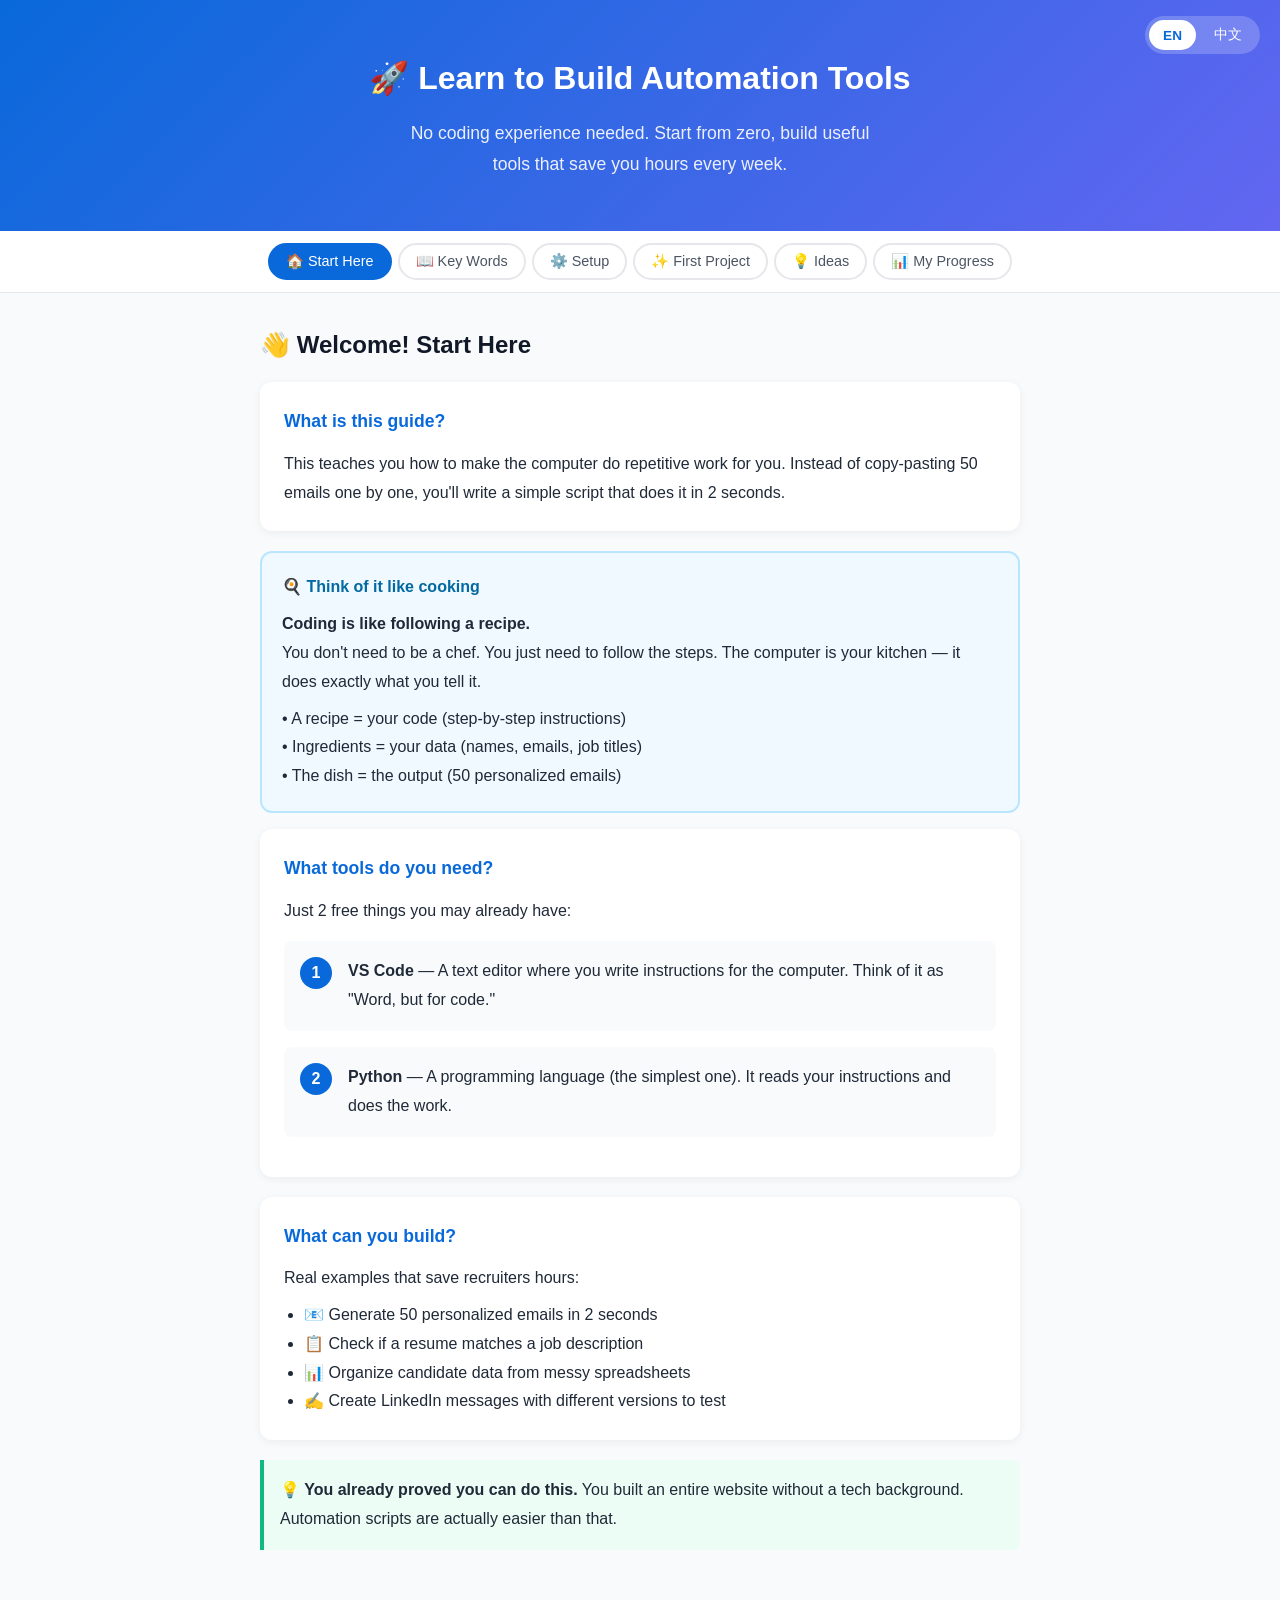
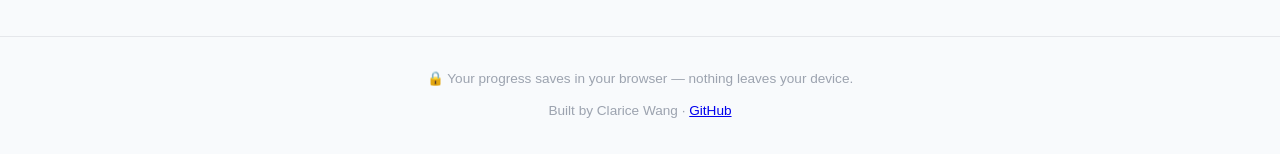
<file: index.html>
<!DOCTYPE html>
<html lang="en">
<head>
    <meta charset="UTF-8">
    <meta name="viewport" content="width=device-width, initial-scale=1.0">
    <title>Learn to Build Automation Tools</title>
    <style>
        * { box-sizing: border-box; margin: 0; padding: 0; }
        body { font-family: -apple-system, BlinkMacSystemFont, 'Segoe UI', sans-serif; line-height: 1.8; color: #1f2937; background: #f8fafc; }
        
        .header { background: linear-gradient(135deg, #0969da 0%, #6366f1 100%); color: white; padding: 50px 20px; text-align: center; position: relative; }
        .header h1 { font-size: 2rem; margin-bottom: 10px; }
        .header p { opacity: 0.9; font-size: 1.1rem; max-width: 500px; margin: 0 auto; }
        
        .lang-switch { position: absolute; top: 16px; right: 20px; display: flex; gap: 4px; background: rgba(255,255,255,0.2); border-radius: 20px; padding: 4px; }
        .lang-btn { border: none; padding: 6px 14px; border-radius: 16px; cursor: pointer; font-size: 0.85rem; background: transparent; color: white; transition: all 0.2s; }
        .lang-btn.active { background: white; color: #0969da; font-weight: 600; }
        
        .nav { background: white; border-bottom: 1px solid #e5e7eb; padding: 12px 20px; position: sticky; top: 0; z-index: 100; overflow-x: auto; }
        .nav-inner { max-width: 800px; margin: 0 auto; display: flex; gap: 6px; flex-wrap: wrap; justify-content: center; }
        .nav button { background: none; border: 2px solid #e5e7eb; padding: 8px 16px; border-radius: 20px; cursor: pointer; font-size: 0.9rem; color: #4b5563; transition: all 0.2s; white-space: nowrap; }
        .nav button:hover { border-color: #0969da; color: #0969da; }
        .nav button.active { background: #0969da; color: white; border-color: #0969da; }
        
        .container { max-width: 800px; margin: 0 auto; padding: 30px 20px; }
        .section { display: none; animation: fadeIn 0.3s ease; }
        .section.active { display: block; }
        @keyframes fadeIn { from { opacity: 0; } to { opacity: 1; } }
        
        h2 { font-size: 1.5rem; margin-bottom: 16px; color: #111827; }
        
        .card { background: white; border-radius: 12px; padding: 24px; margin-bottom: 20px; box-shadow: 0 2px 8px rgba(0,0,0,0.06); }
        .card h3 { color: #0969da; margin-bottom: 12px; font-size: 1.1rem; }
        
        .explain { background: #fffbeb; border-left: 4px solid #f59e0b; padding: 16px; border-radius: 0 8px 8px 0; margin: 16px 0; font-size: 0.95rem; }
        .explain strong { color: #92400e; }
        
        .tip { background: #ecfdf5; border-left: 4px solid #10b981; padding: 16px; border-radius: 0 8px 8px 0; margin: 16px 0; }
        
        .step { display: flex; gap: 16px; align-items: flex-start; margin: 16px 0; padding: 16px; background: #f8fafc; border-radius: 8px; }
        .step-num { background: #0969da; color: white; width: 32px; height: 32px; border-radius: 50%; display: flex; align-items: center; justify-content: center; font-weight: bold; flex-shrink: 0; }
        .step-content { flex: 1; }
        .step-content p { margin: 0; }

        .analogy { background: #f0f9ff; border: 2px solid #bae6fd; border-radius: 12px; padding: 20px; margin: 16px 0; }
        .analogy h4 { color: #0369a1; margin-bottom: 8px; }
        
        pre { background: #1e293b; color: #e2e8f0; padding: 16px; border-radius: 8px; overflow-x: auto; margin: 12px 0; font-size: 0.9rem; font-family: Consolas, monospace; }
        .inline-code { background: #f1f5f9; padding: 2px 8px; border-radius: 4px; font-family: Consolas, monospace; font-size: 0.9em; }
        
        .progress-bar { background: #e5e7eb; border-radius: 99px; height: 10px; margin: 12px 0; overflow: hidden; }
        .progress-fill { background: linear-gradient(90deg, #10b981, #06b6d4); height: 100%; border-radius: 99px; transition: width 0.5s; }
        
        .checklist { list-style: none; padding: 0; }
        .checklist li { padding: 12px; border-bottom: 1px solid #f3f4f6; display: flex; align-items: center; gap: 12px; }
        .checklist input { width: 20px; height: 20px; accent-color: #10b981; cursor: pointer; }
        .checklist label { cursor: pointer; font-size: 0.95rem; }
        .checklist .done { text-decoration: line-through; color: #9ca3af; }
        
        .vocab { display: grid; grid-template-columns: auto 1fr; gap: 8px 16px; margin: 12px 0; }
        .vocab dt { font-weight: 600; color: #0969da; }
        .vocab dd { color: #4b5563; }
        
        .try-box { background: #eff6ff; border: 2px dashed #93c5fd; border-radius: 12px; padding: 20px; margin: 16px 0; }
        .try-box h4 { color: #1d4ed8; margin-bottom: 8px; }
        
        .footer { text-align: center; padding: 30px 20px; color: #9ca3af; font-size: 0.85rem; border-top: 1px solid #e5e7eb; margin-top: 40px; }
        
        @media (max-width: 640px) {
            .header h1 { font-size: 1.5rem; }
            .nav-inner { justify-content: flex-start; flex-wrap: nowrap; }
            .step { flex-direction: column; gap: 8px; }
            .lang-switch { position: static; margin-top: 12px; justify-content: center; }
            .header { padding-bottom: 20px; }
        }
    </style>
</head>
<body>

<div class="header">
    <div class="lang-switch">
        <button class="lang-btn active" onclick="switchLang('en')">EN</button>
        <button class="lang-btn" onclick="switchLang('zh')">中文</button>
    </div>
    <h1 data-en="🚀 Learn to Build Automation Tools" data-zh="🚀 學習打造自動化工具"></h1>
    <p data-en="No coding experience needed. Start from zero, build useful tools that save you hours every week." data-zh="不需要任何程式經驗。從零開始，打造每週幫你省下數小時的實用工具。"></p>
</div>

<div class="nav">
    <div class="nav-inner">
        <button class="active" onclick="showSection('start')" data-en="🏠 Start Here" data-zh="🏠 從這開始"></button>
        <button onclick="showSection('vocab')" data-en="📖 Key Words" data-zh="📖 關鍵字"></button>
        <button onclick="showSection('setup')" data-en="⚙️ Setup" data-zh="⚙️ 安裝設定"></button>
        <button onclick="showSection('first')" data-en="✨ First Project" data-zh="✨ 第一個專案"></button>
        <button onclick="showSection('ideas')" data-en="💡 Ideas" data-zh="💡 點子"></button>
        <button onclick="showSection('progress')" data-en="📊 My Progress" data-zh="📊 我的進度"></button>
    </div>
</div>

<div class="container">

    <!-- START HERE -->
    <div id="start" class="section active">
        <h2 data-en="👋 Welcome! Start Here" data-zh="👋 歡迎！從這裡開始"></h2>
        
        <div class="card">
            <h3 data-en="What is this guide?" data-zh="這個指南是什麼？"></h3>
            <p data-en="This teaches you how to make the computer do repetitive work for you. Instead of copy-pasting 50 emails one by one, you'll write a simple script that does it in 2 seconds." data-zh="這個指南教你如何讓電腦替你做重複的工作。不用一封一封複製貼上 50 封信，你只要寫一個簡單的腳本，2 秒鐘全部搞定。"></p>
        </div>

        <div class="analogy">
            <h4 data-en="🍳 Think of it like cooking" data-zh="🍳 把它想像成做菜"></h4>
            <p><strong data-en="Coding is like following a recipe." data-zh="寫程式就像照著食譜做菜。"></strong></p>
            <p data-en="You don't need to be a chef. You just need to follow the steps. The computer is your kitchen — it does exactly what you tell it." data-zh="你不需要是大廚。只要照著步驟做就好。電腦就是你的廚房 — 你叫它做什麼，它就做什麼。"></p>
            <p style="margin-top: 8px;">
                <span data-en="• A recipe = your code (step-by-step instructions)" data-zh="• 食譜 = 你的程式碼（一步一步的指令）"></span><br>
                <span data-en="• Ingredients = your data (names, emails, job titles)" data-zh="• 食材 = 你的資料（姓名、信箱、職稱）"></span><br>
                <span data-en="• The dish = the output (50 personalized emails)" data-zh="• 成品 = 輸出結果（50 封客製化信件）"></span>
            </p>
        </div>

        <div class="card">
            <h3 data-en="What tools do you need?" data-zh="你需要什麼工具？"></h3>
            <p data-en="Just 2 free things you may already have:" data-zh="只需要 2 個免費工具（你可能已經有了）："></p>
            <div class="step">
                <div class="step-num">1</div>
                <div class="step-content">
                    <p><strong>VS Code</strong> — <span data-en="A text editor where you write instructions for the computer. Think of it as &quot;Word, but for code.&quot;" data-zh="一個文字編輯器，用來寫指令給電腦。把它想成「寫程式用的 Word」。"></span></p>
                </div>
            </div>
            <div class="step">
                <div class="step-num">2</div>
                <div class="step-content">
                    <p><strong>Python</strong> — <span data-en="A programming language (the simplest one). It reads your instructions and does the work." data-zh="一種程式語言（最簡單的那種）。它讀取你的指令然後執行工作。"></span></p>
                </div>
            </div>
        </div>

        <div class="card">
            <h3 data-en="What can you build?" data-zh="你可以做出什麼？"></h3>
            <p data-en="Real examples that save recruiters hours:" data-zh="能幫招募人員省下大把時間的真實案例："></p>
            <ul style="padding-left: 20px; margin-top: 8px;">
                <li data-en="📧 Generate 50 personalized emails in 2 seconds" data-zh="📧 2 秒鐘產生 50 封客製化信件"></li>
                <li data-en="📋 Check if a resume matches a job description" data-zh="📋 檢查履歷是否符合職位描述"></li>
                <li data-en="📊 Organize candidate data from messy spreadsheets" data-zh="📊 整理散亂的候選人資料表"></li>
                <li data-en="✍️ Create LinkedIn messages with different versions to test" data-zh="✍️ 產生不同版本的 LinkedIn 訊息來做 A/B 測試"></li>
            </ul>
        </div>

        <div class="tip">
            <strong data-en="💡 You already proved you can do this." data-zh="💡 你已經證明你做得到。"></strong>
            <span data-en=" You built an entire website without a tech background. Automation scripts are actually easier than that." data-zh=" 你在沒有技術背景的情況下建了一整個網站。自動化腳本其實比那個還簡單。"></span>
        </div>
    </div>

    <!-- VOCABULARY -->
    <div id="vocab" class="section">
        <h2 data-en="📖 Key Words (Plain English)" data-zh="📖 關鍵字（白話解釋）"></h2>
        <p style="margin-bottom: 16px; color: #6b7280;" data-en="Don't memorize these. Just come back here when you see a word you don't know." data-zh="不用背。看到不懂的字再回來查就好。"></p>

        <div class="card">
            <h3 data-en="The Basics" data-zh="基礎概念"></h3>
            <dl class="vocab">
                <dt>Code（程式碼）</dt>
                <dd data-en="Instructions you write for the computer. Like a recipe — step 1, step 2, step 3." data-zh="你寫給電腦的指令。就像食譜 — 步驟一、步驟二、步驟三。"></dd>
                
                <dt>Script（腳本）</dt>
                <dd data-en="A file containing code. You press &quot;Run&quot; and it does the work." data-zh="一個包含程式碼的檔案。按下「執行」它就會幫你做事。"></dd>
                
                <dt>VS Code（編輯器）</dt>
                <dd data-en="The app where you write your scripts. Like Microsoft Word, but for code." data-zh="你寫腳本的應用程式。就像 Word，但是是給程式碼用的。"></dd>
                
                <dt>Terminal（終端機）</dt>
                <dd data-en="A text-only chat with your computer. You type commands, it replies. Lives inside VS Code." data-zh="用文字跟電腦對話。你打指令，它回應。住在 VS Code 裡面。"></dd>
                
                <dt>Python（程式語言）</dt>
                <dd data-en="A programming language. The simplest one to learn. Your scripts will be in Python." data-zh="一種程式語言。最容易學的那種。你的腳本會用 Python 寫。"></dd>
                
                <dt>Variable（變數）</dt>
                <dd data-en="A container that holds information. Like a name tag — name = &quot;Sarah&quot; stores &quot;Sarah&quot; so you can use it later." data-zh="一個存放資料的容器。像名牌一樣 — name = &quot;Sarah&quot; 把「Sarah」存起來以後用。"></dd>
                
                <dt>String（字串）</dt>
                <dd data-en="Text in code. Always wrapped in quotes: &quot;Hello World&quot;" data-zh="程式碼裡的文字。永遠用引號包起來：&quot;Hello World&quot;"></dd>
                
                <dt>Function（函式）</dt>
                <dd data-en="A reusable set of instructions. Like a saved email template — define it once, use it many times." data-zh="一組可以重複使用的指令。就像儲存的信件範本 — 定義一次，用很多次。"></dd>
                
                <dt>Loop（迴圈）</dt>
                <dd data-en="Repeat something. &quot;For each candidate in my list, send an email.&quot; That's a loop." data-zh="重複做某件事。「對名單裡的每個候選人，寄一封信。」這就是迴圈。"></dd>
                
                <dt>CSV file（CSV 檔）</dt>
                <dd data-en="A spreadsheet saved as plain text. Excel can save files as .csv. Python loves reading these." data-zh="存成純文字的試算表。Excel 可以存成 .csv。Python 最愛讀這種檔案。"></dd>
            </dl>
        </div>

        <div class="card">
            <h3 data-en="Tools & Actions" data-zh="工具與操作"></h3>
            <dl class="vocab">
                <dt>Git（版本控制）</dt>
                <dd data-en="A &quot;save game&quot; system for your code. It remembers every version so you can undo mistakes." data-zh="程式碼的「遊戲存檔」系統。它記住每個版本，讓你可以復原錯誤。"></dd>
                
                <dt>GitHub（程式碼雲端）</dt>
                <dd data-en="A website that stores your code online. Like Google Drive but for code projects." data-zh="一個把程式碼存在網路上的網站。就像 Google Drive，但是給程式專案用的。"></dd>
                
                <dt>Copilot（AI 助手）</dt>
                <dd data-en="AI that writes code for you. You describe what you want in English, it writes the code. You already have it!" data-zh="幫你寫程式的 AI。你用文字描述你要什麼，它就寫出程式碼。你已經有了！"></dd>
                
                <dt>Package / Library（套件）</dt>
                <dd data-en="Code someone else already wrote that you can use for free. Like pre-made ingredients." data-zh="別人已經寫好的程式碼，你可以免費使用。就像現成的食材。"></dd>
                
                <dt>pip install（安裝指令）</dt>
                <dd data-en="The command to download a package. Like &quot;Add to cart&quot; for free code tools." data-zh="下載套件的指令。就像免費程式工具的「加入購物車」。"></dd>
                
                <dt>Bug（程式錯誤）</dt>
                <dd data-en="A mistake in your code. Everyone gets them. Google the error message to fix it." data-zh="程式碼裡的錯誤。每個人都會遇到。把錯誤訊息拿去 Google 就能修好。"></dd>
            </dl>
        </div>

        <div class="analogy">
            <h4 data-en="🏢 Office Analogy" data-zh="🏢 辦公室比喻"></h4>
            <p>
                <span data-en="VS Code = your desk" data-zh="VS Code = 你的辦公桌"></span><br>
                <span data-en="Terminal = talking to your assistant" data-zh="Terminal = 跟你的助理對話"></span><br>
                <span data-en="Python = your assistant who does the work" data-zh="Python = 幫你做事的助理"></span><br>
                <span data-en="Script = the task list you give your assistant" data-zh="Script = 你給助理的任務清單"></span><br>
                <span data-en="Git = filing cabinet (saves everything)" data-zh="Git = 檔案櫃（保存所有東西）"></span><br>
                <span data-en="Copilot = a colleague who helps you write the task list" data-zh="Copilot = 幫你寫任務清單的同事"></span>
            </p>
        </div>
    </div>

    <!-- SETUP -->
    <div id="setup" class="section">
        <h2 data-en="⚙️ One-Time Setup" data-zh="⚙️ 一次性安裝設定"></h2>
        <p style="margin-bottom: 16px; color: #6b7280;" data-en="Do these steps once. Then you're ready to build forever." data-zh="這些步驟只需要做一次。之後就可以一直開發了。"></p>

        <div class="card">
            <h3 data-en="Step 1: Install VS Code" data-zh="步驟一：安裝 VS Code"></h3>
            <p data-en="You probably already have this! If not:" data-zh="你可能已經有了！如果沒有："></p>
            <div class="step">
                <div class="step-num">→</div>
                <div class="step-content">
                    <p><span data-en="Go to " data-zh="前往 "></span><a href="https://code.visualstudio.com" target="_blank">code.visualstudio.com</a><span data-en=" → Download → Install (click Next until done)" data-zh=" → 下載 → 安裝（一直按「下一步」就好）"></span></p>
                </div>
            </div>
        </div>

        <div class="card">
            <h3 data-en="Step 2: Install Python" data-zh="步驟二：安裝 Python"></h3>
            <div class="step">
                <div class="step-num">→</div>
                <div class="step-content">
                    <p><span data-en="Go to " data-zh="前往 "></span><a href="https://www.python.org/downloads/" target="_blank">python.org/downloads</a><span data-en=" → Download → Install" data-zh=" → 下載 → 安裝"></span></p>
                </div>
            </div>
            <div class="explain">
                <strong data-en="⚠️ Important:" data-zh="⚠️ 重要："></strong>
                <span data-en=" During install, check the box that says &quot;Add Python to PATH&quot;. This lets your computer find Python when you need it." data-zh=" 安裝時，記得勾選「Add Python to PATH」。這讓你的電腦在需要時找得到 Python。"></span>
            </div>
        </div>

        <div class="card">
            <h3 data-en="Step 3: Check it works" data-zh="步驟三：確認安裝成功"></h3>
            <p data-en="Open VS Code, then open the Terminal:" data-zh="打開 VS Code，然後打開終端機："></p>
            <div class="step">
                <div class="step-num">→</div>
                <div class="step-content">
                    <p data-en="Press Ctrl + ` (the key above Tab)" data-zh="按 Ctrl + `（Tab 鍵上方那個鍵）"></p>
                </div>
            </div>
            <p data-en="Type this and press Enter:" data-zh="輸入以下指令然後按 Enter："></p>
            <pre>python --version</pre>
            <p data-en="If you see something like Python 3.12.0 — you're ready! 🎉" data-zh="如果你看到類似 Python 3.12.0 — 就代表成功了！🎉"></p>
            
            <div class="explain">
                <strong data-en="❓ Got an error?" data-zh="❓ 出現錯誤？"></strong>
                <span data-en=" Close VS Code completely, reopen it, and try again. If still broken, restart your computer (Python needs a restart to be found)." data-zh=" 完全關閉 VS Code，重新打開再試一次。如果還是不行，重開機（Python 需要重開機才能被找到）。"></span>
            </div>
        </div>

        <div class="card">
            <h3 data-en="Step 4: Make VS Code comfortable" data-zh="步驟四：讓 VS Code 更好用"></h3>
            <p><span data-en="Press Ctrl + , (comma) to open Settings, then change:" data-zh="按 Ctrl + ,（逗號）打開設定，然後修改："></span></p>
            <ul style="padding-left: 20px; margin-top: 8px;">
                <li><strong>Font Size:</strong> <span data-en="Set to 16 (easier to read)" data-zh="設成 16（比較容易閱讀）"></span></li>
                <li><strong>Auto Save:</strong> <span data-en="Set to &quot;afterDelay&quot; (never lose work)" data-zh="設成「afterDelay」（永遠不會遺失工作）"></span></li>
                <li><strong>Word Wrap:</strong> <span data-en="Set to &quot;on&quot; (no sideways scrolling)" data-zh="設成「on」（不用左右捲動）"></span></li>
            </ul>
        </div>

        <div class="tip">
            <strong data-en="✅ That's it!" data-zh="✅ 完成了！"></strong>
            <span data-en=" You only do this once. Now you're ready to build things." data-zh=" 這些只需要做一次。現在你可以開始做東西了。"></span>
        </div>
    </div>

    <!-- FIRST PROJECT -->
    <div id="first" class="section">
        <h2 data-en="✨ Your First Project: Email Generator" data-zh="✨ 你的第一個專案：信件產生器"></h2>
        <p style="margin-bottom: 16px; color: #6b7280;" data-en="In 10 minutes, you'll build a tool that writes 50 personalized emails instantly." data-zh="10 分鐘內，你就能做出一個即時產生 50 封客製化信件的工具。"></p>

        <div class="analogy">
            <h4 data-en="📬 What we're building" data-zh="📬 我們要做什麼"></h4>
            <p><strong data-en="The problem:" data-zh="問題："></strong> <span data-en="You have 50 candidates. You need to send each one a personalized email. Doing it manually = 2 hours of copy-paste." data-zh="你有 50 個候選人。每個人都要寄一封客製化信件。手動做 = 2 小時的複製貼上。"></span></p>
            <p style="margin-top: 8px;"><strong data-en="The solution:" data-zh="解決方案："></strong> <span data-en="Write a template once + give it a list of names → it generates all 50 emails in 2 seconds." data-zh="寫一次範本 + 給它一份名單 → 2 秒鐘產生全部 50 封信。"></span></p>
        </div>

        <div class="card">
            <h3 data-en="Step 1: Create a new file" data-zh="步驟一：建立新檔案"></h3>
            <div class="step">
                <div class="step-num">1</div>
                <div class="step-content"><p data-en="Open VS Code" data-zh="打開 VS Code"></p></div>
            </div>
            <div class="step">
                <div class="step-num">2</div>
                <div class="step-content"><p data-en="Press Ctrl + N (new file)" data-zh="按 Ctrl + N（新檔案）"></p></div>
            </div>
            <div class="step">
                <div class="step-num">3</div>
                <div class="step-content"><p><span data-en="Press Ctrl + S to save it. Name it: " data-zh="按 Ctrl + S 存檔。取名為："></span><span class="inline-code">email-generator.py</span></p></div>
            </div>
            <div class="explain">
                <strong data-en="Why .py?" data-zh="為什麼是 .py？"></strong>
                <span data-en=" The .py at the end tells the computer &quot;this is a Python file.&quot; Just like .docx means Word document." data-zh=" 結尾的 .py 告訴電腦「這是 Python 檔案」。就像 .docx 代表 Word 文件一樣。"></span>
            </div>
        </div>

        <div class="card">
            <h3 data-en="Step 2: Write the code" data-zh="步驟二：寫程式碼"></h3>
            <p data-en="Copy and paste this into your file:" data-zh="把下面的內容複製貼上到你的檔案裡："></p>
            <pre># This is my email generator!
# Lines starting with # are notes (computer ignores them)

# --- MY CANDIDATE LIST ---
candidates = [
    {"name": "Sarah", "role": "Software Engineer"},
    {"name": "James", "role": "Product Manager"},
    {"name": "Lisa", "role": "Data Scientist"},
]

# --- MY EMAIL TEMPLATE ---
template = """Hi {name},

I saw your profile and loved your experience as a {role}.

We have a role that's a great fit for your background.
Would you be open to a quick 15-min chat this week?

Best,
Clarice"""

# --- GENERATE EMAILS ---
for person in candidates:
    print("─" * 40)
    print(f"TO: {person['name']}")
    print("─" * 40)
    email = template.format(
        name=person["name"],
        role=person["role"]
    )
    print(email)
    print()</pre>
        </div>

        <div class="card">
            <h3 data-en="Step 3: Run it!" data-zh="步驟三：執行！"></h3>
            <div class="step">
                <div class="step-num">→</div>
                <div class="step-content">
                    <p><span data-en="Open Terminal: " data-zh="打開終端機："></span><span class="inline-code">Ctrl + `</span></p>
                </div>
            </div>
            <div class="step">
                <div class="step-num">→</div>
                <div class="step-content">
                    <p data-en="Type this and press Enter:" data-zh="輸入以下指令然後按 Enter："></p>
                </div>
            </div>
            <pre>python email-generator.py</pre>
            <p style="margin-top: 12px; font-size: 1.1rem;">🎉 <strong data-en="You just automated email generation!" data-zh="你剛剛自動化了信件產生！"></strong></p>
        </div>

        <div class="card">
            <h3 data-en="Step 4: Make it yours" data-zh="步驟四：改成你自己的"></h3>
            <p data-en="Now customize it! Try changing:" data-zh="現在來客製化！試試看："></p>
            <ul style="padding-left: 20px; margin-top: 8px;">
                <li data-en="Add more candidates to the list" data-zh="在名單裡加入更多候選人"></li>
                <li data-en="Change the email template text" data-zh="修改信件範本的文字"></li>
                <li data-en="Add more fields like &quot;company&quot;: &quot;Google&quot;" data-zh="加入更多欄位，例如 &quot;company&quot;: &quot;Google&quot;"></li>
            </ul>
            
            <div class="tip" style="margin-top: 16px;">
                <strong data-en="💡 How Copilot helps:" data-zh="💡 Copilot 怎麼幫你："></strong>
                <span data-en=" In VS Code, type a comment like # add the candidate's company to the email and Copilot will suggest the code change for you!" data-zh=" 在 VS Code 裡，打一行註解例如 # add the candidate's company to the email，Copilot 就會幫你建議程式碼！"></span>
            </div>
        </div>

        <div class="card">
            <h3 data-en="What just happened? (Plain English)" data-zh="剛剛發生了什麼？（白話解釋）"></h3>
            <dl class="vocab">
                <dt>candidates = [...]</dt>
                <dd data-en="You made a list of people. Each person has a name and role." data-zh="你建了一份人員清單。每個人有名字和職位。"></dd>
                
                <dt>template = &quot;&quot;&quot;...&quot;&quot;&quot;</dt>
                <dd data-en="You wrote an email template. {name} and {role} are blanks that get filled in." data-zh="你寫了一個信件範本。{name} 和 {role} 是會被填入的空格。"></dd>
                
                <dt>for person in candidates:</dt>
                <dd data-en="&quot;For each person in my list, do the following...&quot;" data-zh="「對名單裡的每個人，執行以下動作...」"></dd>
                
                <dt>template.format(...)</dt>
                <dd data-en="Fill in the blanks with this person's actual info." data-zh="用這個人的實際資料填入空格。"></dd>
                
                <dt>print(email)</dt>
                <dd data-en="Show the result on screen." data-zh="把結果顯示在螢幕上。"></dd>
            </dl>
        </div>

        <div class="try-box">
            <h4 data-en="🎯 Challenge: Read from a spreadsheet" data-zh="🎯 挑戰：從試算表讀取資料"></h4>
            <p data-en="Once you're comfortable, try this next level: save your candidates in an Excel/CSV file and have Python read from it. Ask Copilot: &quot;read candidates from a CSV file and generate emails&quot; — it will write the code for you!" data-zh="等你熟悉之後，試試下一個等級：把候選人存在 Excel/CSV 檔案裡，讓 Python 讀取。問 Copilot：「read candidates from a CSV file and generate emails」 — 它會幫你寫程式碼！"></p>
        </div>
    </div>

    <!-- IDEAS -->
    <div id="ideas" class="section">
        <h2 data-en="💡 What Else Can You Build?" data-zh="💡 你還能做什麼？"></h2>
        <p style="margin-bottom: 16px; color: #6b7280;" data-en="Start with green. Move to yellow when green feels easy." data-zh="從綠色開始。綠色覺得簡單了就進入黃色。"></p>

        <div class="card">
            <h3 data-en="🟢 Easy — Start with these" data-zh="🟢 簡單 — 從這些開始"></h3>
            <table style="width: 100%; border-collapse: collapse;">
                <tr style="border-bottom: 1px solid #e5e7eb;">
                    <td style="padding: 12px;"><strong data-en="Email Generator" data-zh="信件產生器"></strong><br><span style="color:#6b7280; font-size:0.85rem;" data-en="You just built this! ✅" data-zh="你剛剛做好了！✅"></span></td>
                    <td style="padding: 12px; color: #10b981; font-weight: 600;" data-en="Saves 2 hrs/week" data-zh="每週省 2 小時"></td>
                </tr>
                <tr style="border-bottom: 1px solid #e5e7eb;">
                    <td style="padding: 12px;"><strong data-en="LinkedIn Message Variants" data-zh="LinkedIn 訊息變體"></strong><br><span style="color:#6b7280; font-size:0.85rem;" data-en="Generate 5 versions of same message for A/B testing" data-zh="產生同一訊息的 5 個版本做 A/B 測試"></span></td>
                    <td style="padding: 12px; color: #10b981; font-weight: 600;" data-en="Saves 1 hr/week" data-zh="每週省 1 小時"></td>
                </tr>
                <tr style="border-bottom: 1px solid #e5e7eb;">
                    <td style="padding: 12px;"><strong data-en="JD Cleaner" data-zh="JD 清理器"></strong><br><span style="color:#6b7280; font-size:0.85rem;" data-en="Fix formatting, remove jargon, standardize job descriptions" data-zh="修正格式、移除術語、標準化職位描述"></span></td>
                    <td style="padding: 12px; color: #10b981; font-weight: 600;" data-en="Saves 30 min/JD" data-zh="每份 JD 省 30 分鐘"></td>
                </tr>
                <tr>
                    <td style="padding: 12px;"><strong data-en="Interview Reminder Maker" data-zh="面試提醒產生器"></strong><br><span style="color:#6b7280; font-size:0.85rem;" data-en="Generate calendar invite text with all details" data-zh="產生包含所有細節的行事曆邀請文字"></span></td>
                    <td style="padding: 12px; color: #10b981; font-weight: 600;" data-en="Saves 1 hr/week" data-zh="每週省 1 小時"></td>
                </tr>
            </table>
        </div>

        <div class="card">
            <h3 data-en="🟡 Medium — After a few weeks" data-zh="🟡 中等 — 幾週後"></h3>
            <table style="width: 100%; border-collapse: collapse;">
                <tr style="border-bottom: 1px solid #e5e7eb;">
                    <td style="padding: 12px;"><strong data-en="Resume Keyword Checker" data-zh="履歷關鍵字檢查器"></strong><br><span style="color:#6b7280; font-size:0.85rem;" data-en="Does this CV match the JD? Get a score." data-zh="這份履歷符合 JD 嗎？得到一個分數。"></span></td>
                </tr>
                <tr style="border-bottom: 1px solid #e5e7eb;">
                    <td style="padding: 12px;"><strong data-en="Candidate Spreadsheet Organizer" data-zh="候選人資料表整理器"></strong><br><span style="color:#6b7280; font-size:0.85rem;" data-en="Clean messy data, remove duplicates, sort by stage" data-zh="清理混亂資料、移除重複、依階段排序"></span></td>
                </tr>
                <tr>
                    <td style="padding: 12px;"><strong data-en="Follow-up Tracker" data-zh="追蹤提醒器"></strong><br><span style="color:#6b7280; font-size:0.85rem;" data-en="Flag candidates who haven't replied in 5 days" data-zh="標記 5 天沒回覆的候選人"></span></td>
                </tr>
            </table>
        </div>

        <div class="card">
            <h3 data-en="🔴 Advanced — Future goals" data-zh="🔴 進階 — 未來目標"></h3>
            <table style="width: 100%; border-collapse: collapse;">
                <tr style="border-bottom: 1px solid #e5e7eb;">
                    <td style="padding: 12px;"><strong data-en="Pipeline Dashboard" data-zh="招募管線儀表板"></strong><br><span style="color:#6b7280; font-size:0.85rem;" data-en="Web page showing all your candidates and their status" data-zh="一個網頁顯示所有候選人和他們的狀態"></span></td>
                </tr>
                <tr>
                    <td style="padding: 12px;"><strong data-en="AI Matching Tool" data-zh="AI 配對工具"></strong><br><span style="color:#6b7280; font-size:0.85rem;" data-en="Upload a JD → AI suggests best candidates from your list" data-zh="上傳 JD → AI 從你的名單中推薦最佳候選人"></span></td>
                </tr>
            </table>
        </div>

        <div class="tip">
            <strong data-en="💡 How to build any of these:" data-zh="💡 怎麼做出這些工具："></strong>
            <span data-en=" Open Copilot (this chat!) and describe what you want. For example: &quot;Help me build a Python script that reads my candidates.csv and flags anyone I haven't contacted in 5 days.&quot;" data-zh=" 打開 Copilot（就是這個對話！）描述你要什麼。例如：「Help me build a Python script that reads my candidates.csv and flags anyone I haven't contacted in 5 days.」"></span>
        </div>
    </div>

    <!-- PROGRESS -->
    <div id="progress" class="section">
        <h2 data-en="📊 My Learning Progress" data-zh="📊 我的學習進度"></h2>
        <p style="margin-bottom: 16px; color: #6b7280;" data-en="Check things off as you go. Progress saves automatically in your browser." data-zh="完成後打勾。進度會自動存在你的瀏覽器裡。"></p>

        <div class="card">
            <h3 data-en="🌱 Week 1-2: Get Set Up" data-zh="🌱 第 1-2 週：完成設定"></h3>
            <div class="progress-bar"><div class="progress-fill" id="progress-week1" style="width: 0%"></div></div>
            <ul class="checklist" id="week1-list">
                <li><input type="checkbox" id="w1-1" onchange="saveProgress()"><label for="w1-1" data-en="Install VS Code (or confirm you have it)" data-zh="安裝 VS Code（或確認已經有了）"></label></li>
                <li><input type="checkbox" id="w1-2" onchange="saveProgress()"><label for="w1-2" data-en="Install Python" data-zh="安裝 Python"></label></li>
                <li><input type="checkbox" id="w1-3" onchange="saveProgress()"><label for="w1-3" data-en="Open Terminal in VS Code (Ctrl + `)" data-zh="在 VS Code 打開終端機（Ctrl + `）"></label></li>
                <li><input type="checkbox" id="w1-4" onchange="saveProgress()"><label for="w1-4" data-en="Run &quot;python --version&quot; successfully" data-zh="成功執行「python --version」"></label></li>
                <li><input type="checkbox" id="w1-5" onchange="saveProgress()"><label for="w1-5" data-en="Change VS Code font size to 16" data-zh="把 VS Code 字體大小改成 16"></label></li>
            </ul>
        </div>

        <div class="card">
            <h3 data-en="🌿 Week 3-4: First Script" data-zh="🌿 第 3-4 週：第一個腳本"></h3>
            <div class="progress-bar"><div class="progress-fill" id="progress-week2" style="width: 0%"></div></div>
            <ul class="checklist" id="week2-list">
                <li><input type="checkbox" id="w2-1" onchange="saveProgress()"><label for="w2-1" data-en="Create email-generator.py file" data-zh="建立 email-generator.py 檔案"></label></li>
                <li><input type="checkbox" id="w2-2" onchange="saveProgress()"><label for="w2-2" data-en="Run the email generator successfully" data-zh="成功執行信件產生器"></label></li>
                <li><input type="checkbox" id="w2-3" onchange="saveProgress()"><label for="w2-3" data-en="Add your own candidates to the list" data-zh="把自己的候選人加入名單"></label></li>
                <li><input type="checkbox" id="w2-4" onchange="saveProgress()"><label for="w2-4" data-en="Customize the email template" data-zh="客製化信件範本"></label></li>
                <li><input type="checkbox" id="w2-5" onchange="saveProgress()"><label for="w2-5" data-en="Add a new field (e.g. company name)" data-zh="加入新欄位（例如公司名稱）"></label></li>
            </ul>
        </div>

        <div class="card">
            <h3 data-en="🌳 Week 5-6: Level Up" data-zh="🌳 第 5-6 週：升級"></h3>
            <div class="progress-bar"><div class="progress-fill" id="progress-week3" style="width: 0%"></div></div>
            <ul class="checklist" id="week3-list">
                <li><input type="checkbox" id="w3-1" onchange="saveProgress()"><label for="w3-1" data-en="Read candidate data from a CSV file" data-zh="從 CSV 檔案讀取候選人資料"></label></li>
                <li><input type="checkbox" id="w3-2" onchange="saveProgress()"><label for="w3-2" data-en="Use Copilot to write a new script" data-zh="用 Copilot 寫一個新腳本"></label></li>
                <li><input type="checkbox" id="w3-3" onchange="saveProgress()"><label for="w3-3" data-en="Build a second automation tool" data-zh="做出第二個自動化工具"></label></li>
                <li><input type="checkbox" id="w3-4" onchange="saveProgress()"><label for="w3-4" data-en="Fix a bug by reading the error message" data-zh="透過閱讀錯誤訊息修好一個 bug"></label></li>
            </ul>
        </div>

        <div class="card">
            <h3 data-en="🌲 Week 7+: Build Real Tools" data-zh="🌲 第 7 週以後：做真正的工具"></h3>
            <div class="progress-bar"><div class="progress-fill" id="progress-week4" style="width: 0%"></div></div>
            <ul class="checklist" id="week4-list">
                <li><input type="checkbox" id="w4-1" onchange="saveProgress()"><label for="w4-1" data-en="Build something that saves you 1+ hour/week" data-zh="做一個每週幫你省 1 小時以上的工具"></label></li>
                <li><input type="checkbox" id="w4-2" onchange="saveProgress()"><label for="w4-2" data-en="Share a tool with a colleague" data-zh="跟同事分享一個工具"></label></li>
                <li><input type="checkbox" id="w4-3" onchange="saveProgress()"><label for="w4-3" data-en="Push a project to GitHub" data-zh="把一個專案推到 GitHub"></label></li>
                <li><input type="checkbox" id="w4-4" onchange="saveProgress()"><label for="w4-4" data-en="Build something without following a tutorial" data-zh="不靠教學自己做出一個東西"></label></li>
            </ul>
        </div>
    </div>

</div>

<div class="footer">
    <p data-en="🔒 Your progress saves in your browser — nothing leaves your device." data-zh="🔒 你的進度存在瀏覽器裡 — 不會離開你的裝置。"></p>
    <p style="margin-top: 8px;">Built by Clarice Wang · <a href="https://github.com/MasacoWang/automation-learning" target="_blank">GitHub</a></p>
</div>

<script>
// --- Language ---
let currentLang = localStorage.getItem('guide-lang') || 'en';

function switchLang(lang) {
    currentLang = lang;
    localStorage.setItem('guide-lang', lang);
    document.querySelectorAll('.lang-btn').forEach(b => b.classList.remove('active'));
    document.querySelector(`.lang-btn[onclick="switchLang('${lang}')"]`).classList.add('active');
    applyLang();
}

function applyLang() {
    document.querySelectorAll('[data-en]').forEach(el => {
        const text = el.getAttribute(`data-${currentLang}`);
        if (text) {
            if (el.tagName === 'INPUT') {
                el.value = text;
            } else {
                el.innerHTML = text;
            }
        }
    });
    document.documentElement.lang = currentLang === 'zh' ? 'zh-TW' : 'en';
}

// --- Navigation ---
function showSection(id) {
    document.querySelectorAll('.section').forEach(s => s.classList.remove('active'));
    document.querySelectorAll('.nav-inner button').forEach(b => b.classList.remove('active'));
    document.getElementById(id).classList.add('active');
    event.target.classList.add('active');
    window.scrollTo({ top: 0, behavior: 'smooth' });
}

// --- Progress Tracking ---
function saveProgress() {
    const checkboxes = document.querySelectorAll('.checklist input[type="checkbox"]');
    const state = {};
    checkboxes.forEach(cb => {
        state[cb.id] = cb.checked;
        const label = cb.nextElementSibling;
        if (cb.checked) label.classList.add('done');
        else label.classList.remove('done');
    });
    localStorage.setItem('automation-learning-progress', JSON.stringify(state));
    updateProgressBars();
}

function loadProgress() {
    const saved = localStorage.getItem('automation-learning-progress');
    if (!saved) return;
    const state = JSON.parse(saved);
    Object.entries(state).forEach(([id, checked]) => {
        const cb = document.getElementById(id);
        if (cb) {
            cb.checked = checked;
            if (checked && cb.nextElementSibling) cb.nextElementSibling.classList.add('done');
        }
    });
    updateProgressBars();
}

function updateProgressBars() {
    ['week1', 'week2', 'week3', 'week4'].forEach(week => {
        const list = document.getElementById(`${week}-list`);
        if (!list) return;
        const total = list.querySelectorAll('input[type="checkbox"]').length;
        const checked = list.querySelectorAll('input[type="checkbox"]:checked').length;
        document.getElementById(`progress-${week}`).style.width = (total ? Math.round((checked/total)*100) : 0) + '%';
    });
}

// Init
loadProgress();
applyLang();
</script>

</body>
</html>
</file>
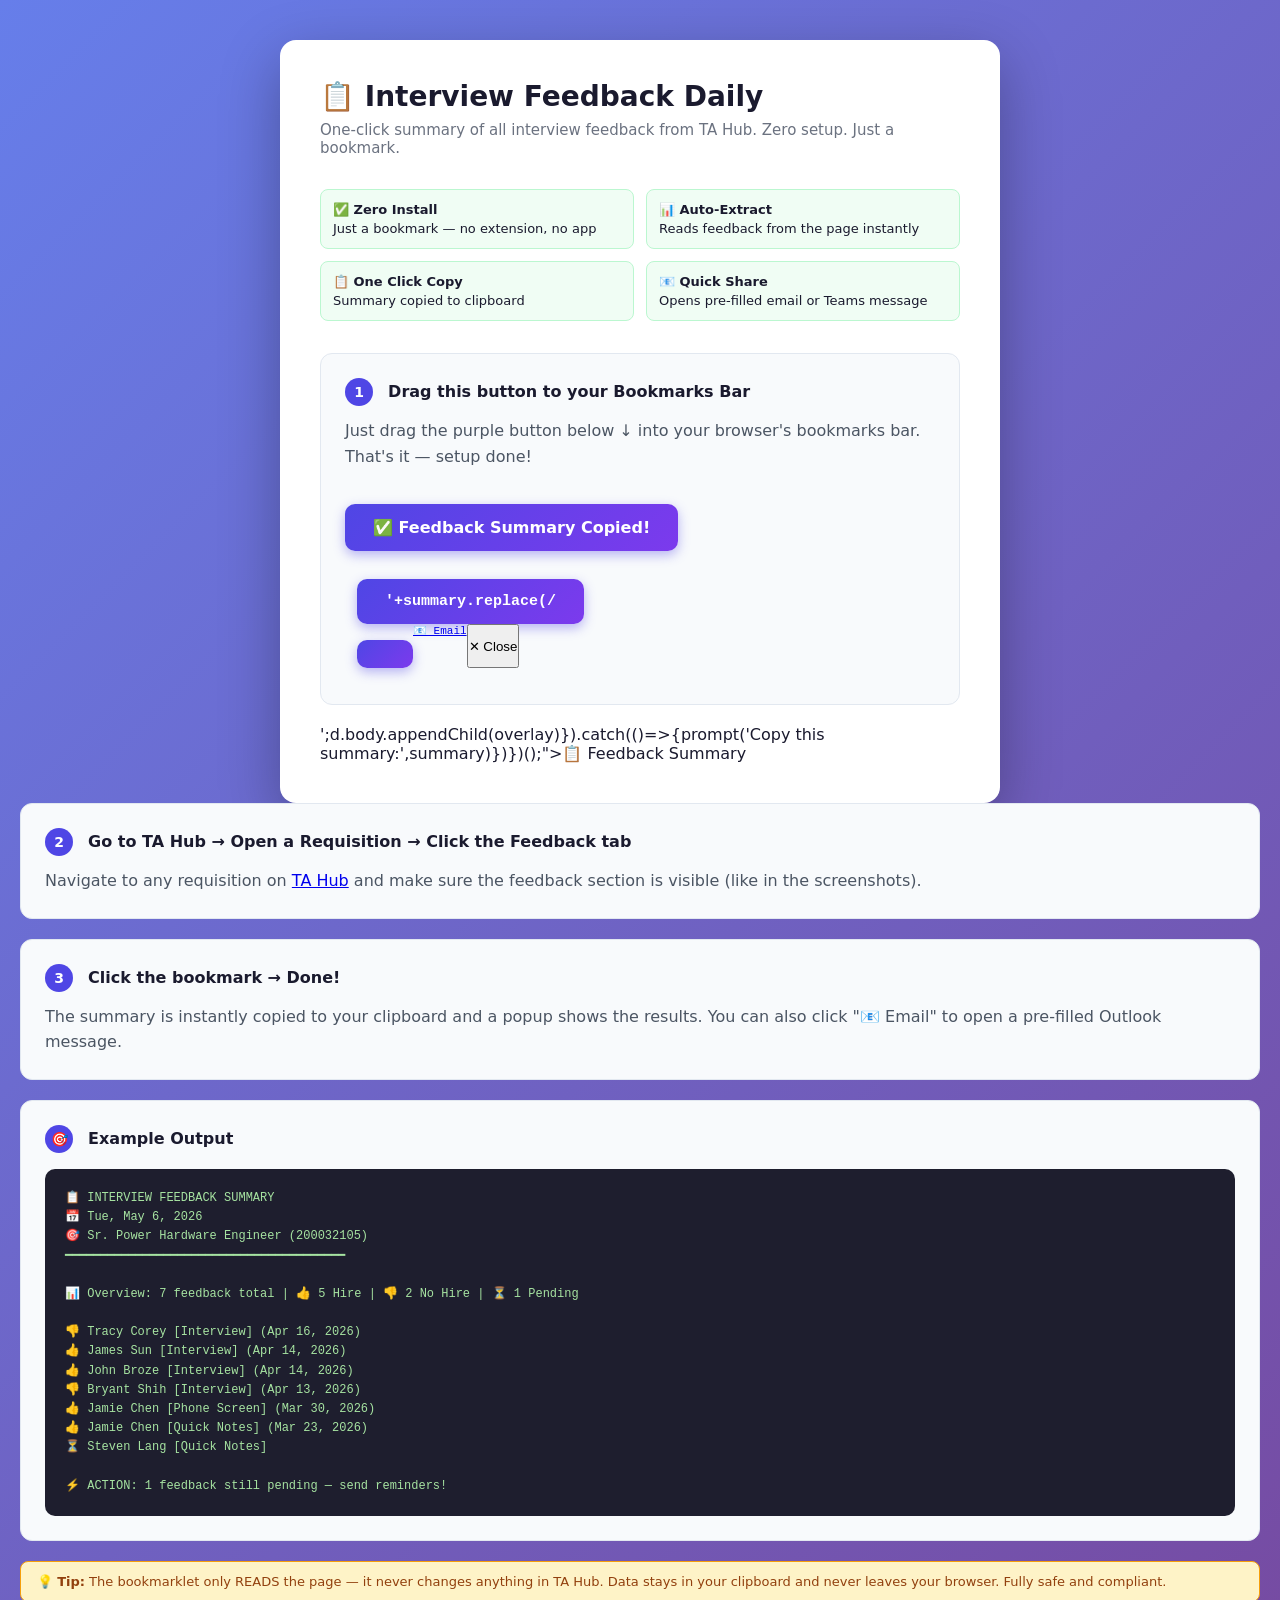
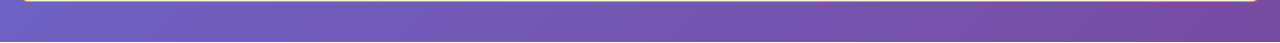
<file: projects/interview-feedback-daily/index.html>
<!DOCTYPE html>
<html lang="en">
<head>
  <meta charset="UTF-8">
  <meta name="viewport" content="width=device-width, initial-scale=1.0">
  <title>Interview Feedback Daily — Setup</title>
  <style>
    * { box-sizing: border-box; margin: 0; padding: 0; }
    body {
      font-family: 'Segoe UI', system-ui, sans-serif;
      background: linear-gradient(135deg, #667eea 0%, #764ba2 100%);
      min-height: 100vh;
      padding: 40px 20px;
      color: #1a1a2e;
    }
    .container {
      max-width: 720px;
      margin: 0 auto;
      background: #fff;
      border-radius: 16px;
      padding: 40px;
      box-shadow: 0 20px 60px rgba(0,0,0,0.3);
    }
    h1 { font-size: 28px; margin-bottom: 8px; }
    .subtitle { color: #6b7280; margin-bottom: 32px; font-size: 15px; }
    
    .step {
      background: #f8fafc;
      border: 1px solid #e2e8f0;
      border-radius: 12px;
      padding: 24px;
      margin-bottom: 20px;
    }
    .step-number {
      display: inline-flex;
      align-items: center;
      justify-content: center;
      width: 28px; height: 28px;
      background: #4f46e5;
      color: #fff;
      border-radius: 50%;
      font-size: 14px;
      font-weight: 700;
      margin-right: 10px;
    }
    .step h3 { display: inline; font-size: 16px; }
    .step p { margin-top: 12px; color: #4b5563; line-height: 1.6; }

    .bookmarklet-link {
      display: inline-block;
      margin-top: 16px;
      padding: 14px 28px;
      background: linear-gradient(135deg, #4f46e5, #7c3aed);
      color: #fff;
      text-decoration: none;
      border-radius: 10px;
      font-weight: 600;
      font-size: 15px;
      cursor: grab;
      transition: transform 0.2s, box-shadow 0.2s;
      box-shadow: 0 4px 12px rgba(79,70,229,0.4);
    }
    .bookmarklet-link:hover {
      transform: translateY(-2px);
      box-shadow: 0 6px 20px rgba(79,70,229,0.5);
    }
    .bookmarklet-link:active { cursor: grabbing; }

    .demo-output {
      background: #1e1e2e;
      color: #a6e3a1;
      padding: 20px;
      border-radius: 10px;
      font-family: 'Cascadia Code', 'Consolas', monospace;
      font-size: 12px;
      line-height: 1.6;
      white-space: pre-wrap;
      overflow-x: auto;
      margin-top: 16px;
    }
    .note {
      background: #fef3c7;
      border: 1px solid #f59e0b;
      border-radius: 8px;
      padding: 12px 16px;
      font-size: 13px;
      color: #92400e;
      margin-top: 20px;
    }
    .features {
      display: grid;
      grid-template-columns: 1fr 1fr;
      gap: 12px;
      margin-top: 16px;
    }
    .feature {
      background: #f0fdf4;
      border: 1px solid #bbf7d0;
      border-radius: 8px;
      padding: 12px;
      font-size: 13px;
    }
    .feature strong { display: block; margin-bottom: 4px; }
  </style>
</head>
<body>
  <div class="container">
    <h1>📋 Interview Feedback Daily</h1>
    <p class="subtitle">One-click summary of all interview feedback from TA Hub. Zero setup. Just a bookmark.</p>

    <div class="features">
      <div class="feature"><strong>✅ Zero Install</strong>Just a bookmark — no extension, no app</div>
      <div class="feature"><strong>📊 Auto-Extract</strong>Reads feedback from the page instantly</div>
      <div class="feature"><strong>📋 One Click Copy</strong>Summary copied to clipboard</div>
      <div class="feature"><strong>📧 Quick Share</strong>Opens pre-filled email or Teams message</div>
    </div>

    <div class="step" style="margin-top: 32px;">
      <span class="step-number">1</span>
      <h3>Drag this button to your Bookmarks Bar</h3>
      <p>Just drag the purple button below ↓ into your browser's bookmarks bar. That's it — setup done!</p>
      <br>
      <a class="bookmarklet-link" href="javascript:void(function(){const d=document,b=d.body.innerText;let req='Unknown Req';const h1=d.querySelector('h1');if(h1)req=h1.textContent.trim();const idM=b.match(/(\d{9})/);if(idM)req+=' ('+idM[1]+')';const rows=[];const allEls=d.querySelectorAll('[class*=row],[class*=card],[class*=item],[class*=Row]');allEls.forEach(el=>{const t=el.textContent||'';if(!t.match(/submitted|pending/i)||!t.match(/interview|feedback|screen/i))return;let interviewer='',formType='',decision='unknown',status='unknown',date='';const parts=t.split(/\n/).map(s=>s.trim()).filter(Boolean);if(parts.length>=2)interviewer=parts[0]||parts[1];if(t.match(/person\s*screen/i))formType='Phone Screen';else if(t.match(/quick\s*(feedback|notes)/i))formType='Quick Notes';else if(t.match(/interview\s*feedback/i))formType='Interview';if(t.match(/pending/i)){status='pending';decision='pending'}else if(t.match(/submitted/i)){status='submitted'}const dateM=t.match(/((?:Jan|Feb|Mar|Apr|May|Jun|Jul|Aug|Sep|Oct|Nov|Dec)\w*\.?\s+\d{1,2},?\s*\d{4})/i);if(dateM)date=dateM[1];const greenEl=el.querySelector('[class*=positive],[class*=success],[class*=Positive],[style*=green],[class*=thumbUp],[class*=ThumbUp]');const redEl=el.querySelector('[class*=negative],[class*=danger],[class*=Negative],[style*=red],[class*=thumbDown],[class*=ThumbDown]');if(greenEl)decision='hire';else if(redEl)decision='no-hire';else{const svg=el.querySelectorAll('svg');svg.forEach(s=>{const fill=s.getAttribute('fill')||'';const cls=(s.className.baseVal||'').toLowerCase();if(fill.match(/#22|#10|#4a|green|#34d399|#6ee7b7|#a7f3d0/i)||cls.match(/up|pos|succ/))decision='hire';if(fill.match(/#ef|#f8|#dc|red|#fca5a5|#f87171/i)||cls.match(/down|neg|rej/))decision='no-hire'})}if(interviewer.length>2&&interviewer.length<50)rows.push({interviewer,formType,decision,status,date})});let lines=[];const today=new Date().toLocaleDateString('en-US',{weekday:'short',month:'short',day:'numeric',year:'numeric'});lines.push('📋 INTERVIEW FEEDBACK SUMMARY');lines.push('📅 '+today);lines.push('🎯 '+req);lines.push('━'.repeat(40));const hire=rows.filter(r=>r.decision==='hire').length;const noHire=rows.filter(r=>r.decision==='no-hire').length;const pend=rows.filter(r=>r.status==='pending').length;lines.push('');lines.push('📊 Overview: '+rows.length+' feedback total | 👍 '+hire+' Hire | 👎 '+noHire+' No Hire | ⏳ '+pend+' Pending');lines.push('');rows.forEach(r=>{const icon=r.decision==='hire'?'👍':r.decision==='no-hire'?'👎':'⏳';const form=r.formType?' ['+r.formType+']':'';const dt=r.date?' ('+r.date+')':'';lines.push(icon+' '+r.interviewer+form+dt)});if(pend>0){lines.push('');lines.push('⚡ ACTION: '+pend+' feedback still pending — send reminders!')}const summary=lines.join('\n');navigator.clipboard.writeText(summary).then(()=>{const overlay=d.createElement('div');overlay.id='fb-overlay';overlay.innerHTML='<div style=\"position:fixed;top:20px;right:20px;z-index:999999;background:#fff;border-radius:12px;padding:20px;box-shadow:0 8px 30px rgba(0,0,0,0.2);max-width:400px;font-family:Segoe UI,sans-serif\"><h3 style=\"margin:0 0 8px;font-size:15px\">✅ Feedback Summary Copied!</h3><pre style=\"background:#f1f5f9;padding:12px;border-radius:8px;font-size:11px;white-space:pre-wrap;max-height:250px;overflow-y:auto\">'+summary.replace(/</g,'&lt;')+'</pre><div style=\"margin-top:12px;display:flex;gap:8px\"><a href=\"https://outlook.office.com/mail/deeplink/compose?subject='+encodeURIComponent('Interview Feedback — '+today)+'&body='+encodeURIComponent(summary)+'\" target=\"_blank\" style=\"padding:8px 14px;background:#0078d4;color:#fff;border-radius:6px;text-decoration:none;font-size:12px\">📧 Email</a><button onclick=\"this.parentElement.parentElement.parentElement.remove()\" style=\"padding:8px 14px;background:#e5e7eb;border:none;border-radius:6px;cursor:pointer;font-size:12px\">✕ Close</button></div></div>';d.body.appendChild(overlay)}).catch(()=>{prompt('Copy this summary:',summary)})})();">📋 Feedback Summary</a>
    </div>

    <div class="step">
      <span class="step-number">2</span>
      <h3>Go to TA Hub → Open a Requisition → Click the Feedback tab</h3>
      <p>Navigate to any requisition on <a href="https://careerhub.microsoft.com" target="_blank">TA Hub</a> and make sure the feedback section is visible (like in the screenshots).</p>
    </div>

    <div class="step">
      <span class="step-number">3</span>
      <h3>Click the bookmark → Done!</h3>
      <p>The summary is instantly copied to your clipboard and a popup shows the results. You can also click "📧 Email" to open a pre-filled Outlook message.</p>
    </div>

    <div class="step">
      <span class="step-number">🎯</span>
      <h3>Example Output</h3>
      <div class="demo-output">📋 INTERVIEW FEEDBACK SUMMARY
📅 Tue, May 6, 2026
🎯 Sr. Power Hardware Engineer (200032105)
━━━━━━━━━━━━━━━━━━━━━━━━━━━━━━━━━━━━━━━━

📊 Overview: 7 feedback total | 👍 5 Hire | 👎 2 No Hire | ⏳ 1 Pending

👎 Tracy Corey [Interview] (Apr 16, 2026)
👍 James Sun [Interview] (Apr 14, 2026)
👍 John Broze [Interview] (Apr 14, 2026)
👎 Bryant Shih [Interview] (Apr 13, 2026)
👍 Jamie Chen [Phone Screen] (Mar 30, 2026)
👍 Jamie Chen [Quick Notes] (Mar 23, 2026)
⏳ Steven Lang [Quick Notes]

⚡ ACTION: 1 feedback still pending — send reminders!</div>
    </div>

    <div class="note">
      💡 <strong>Tip:</strong> The bookmarklet only READS the page — it never changes anything in TA Hub. Data stays in your clipboard and never leaves your browser. Fully safe and compliant.
    </div>
  </div>
</body>
</html>
</file>
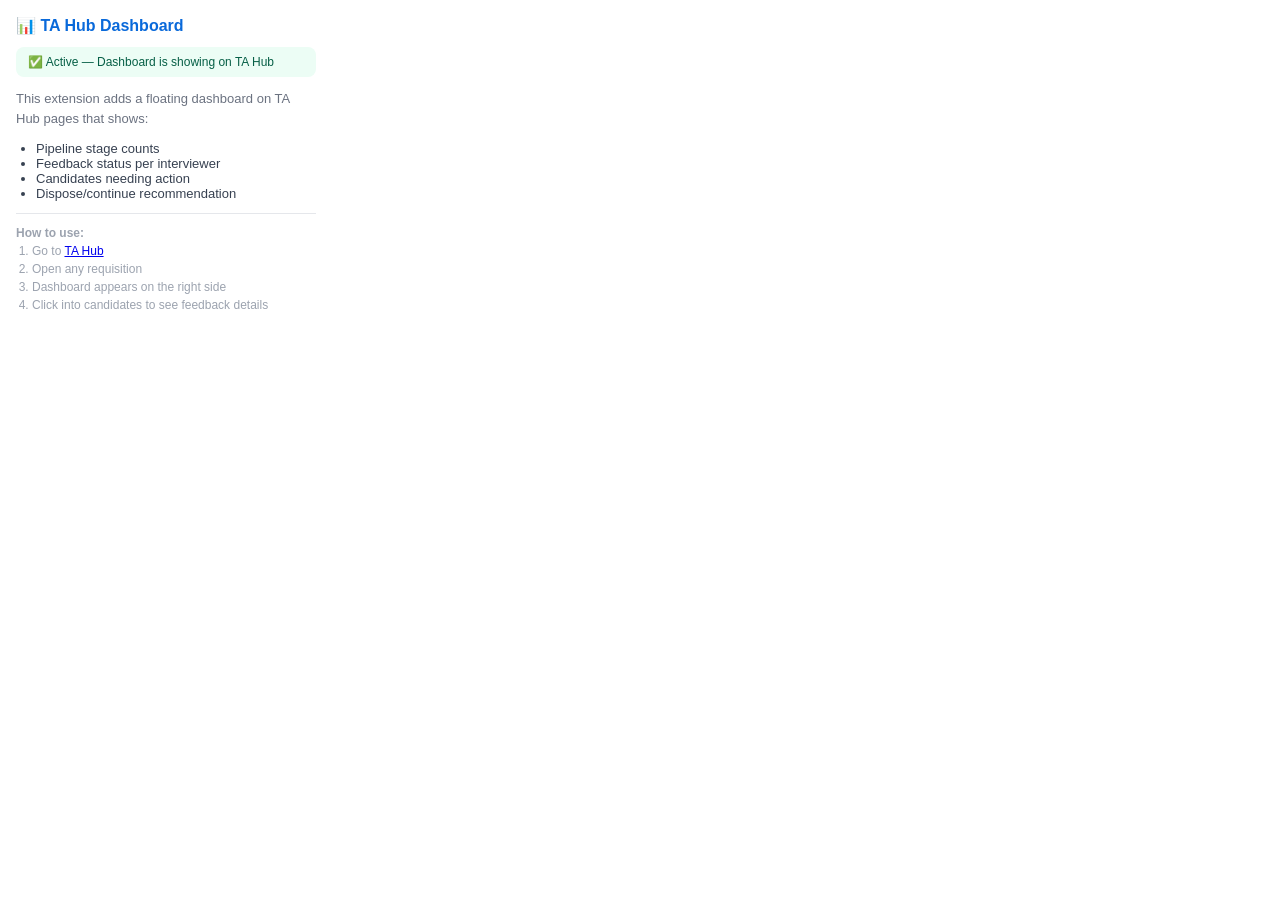
<file: projects/ta-hub-dashboard/popup.html>
<!DOCTYPE html>
<html>
<head>
  <style>
    body { width: 300px; font-family: -apple-system, BlinkMacSystemFont, 'Segoe UI', sans-serif; padding: 16px; margin: 0; }
    h2 { font-size: 16px; color: #0969da; margin: 0 0 12px 0; }
    p { font-size: 13px; color: #6b7280; line-height: 1.5; margin: 0 0 12px 0; }
    .status { padding: 8px 12px; border-radius: 8px; background: #ecfdf5; color: #065f46; font-size: 12px; margin-bottom: 12px; }
    .status.inactive { background: #fef3c7; color: #92400e; }
    .instructions { font-size: 12px; color: #9ca3af; border-top: 1px solid #e5e7eb; padding-top: 12px; }
    .instructions li { margin-bottom: 4px; }
  </style>
</head>
<body>
  <h2>📊 TA Hub Dashboard</h2>
  <div class="status" id="status">
    ✅ Active — Dashboard is showing on TA Hub
  </div>
  <p>This extension adds a floating dashboard on TA Hub pages that shows:</p>
  <ul style="font-size: 13px; padding-left: 20px; color: #374151; margin-bottom: 12px;">
    <li>Pipeline stage counts</li>
    <li>Feedback status per interviewer</li>
    <li>Candidates needing action</li>
    <li>Dispose/continue recommendation</li>
  </ul>
  <div class="instructions">
    <strong>How to use:</strong>
    <ol style="padding-left: 16px; margin-top: 4px;">
      <li>Go to <a href="https://careerhub.microsoft.com" target="_blank">TA Hub</a></li>
      <li>Open any requisition</li>
      <li>Dashboard appears on the right side</li>
      <li>Click into candidates to see feedback details</li>
    </ol>
  </div>

  <script>
    // Check if we're on TA Hub
    chrome.tabs.query({active: true, currentWindow: true}, function(tabs) {
      const url = tabs[0]?.url || '';
      const statusEl = document.getElementById('status');
      if (!url.includes('careerhub.microsoft.com')) {
        statusEl.className = 'status inactive';
        statusEl.textContent = '⚠️ Navigate to TA Hub to use the dashboard';
      }
    });
  </script>
</body>
</html>
</file>
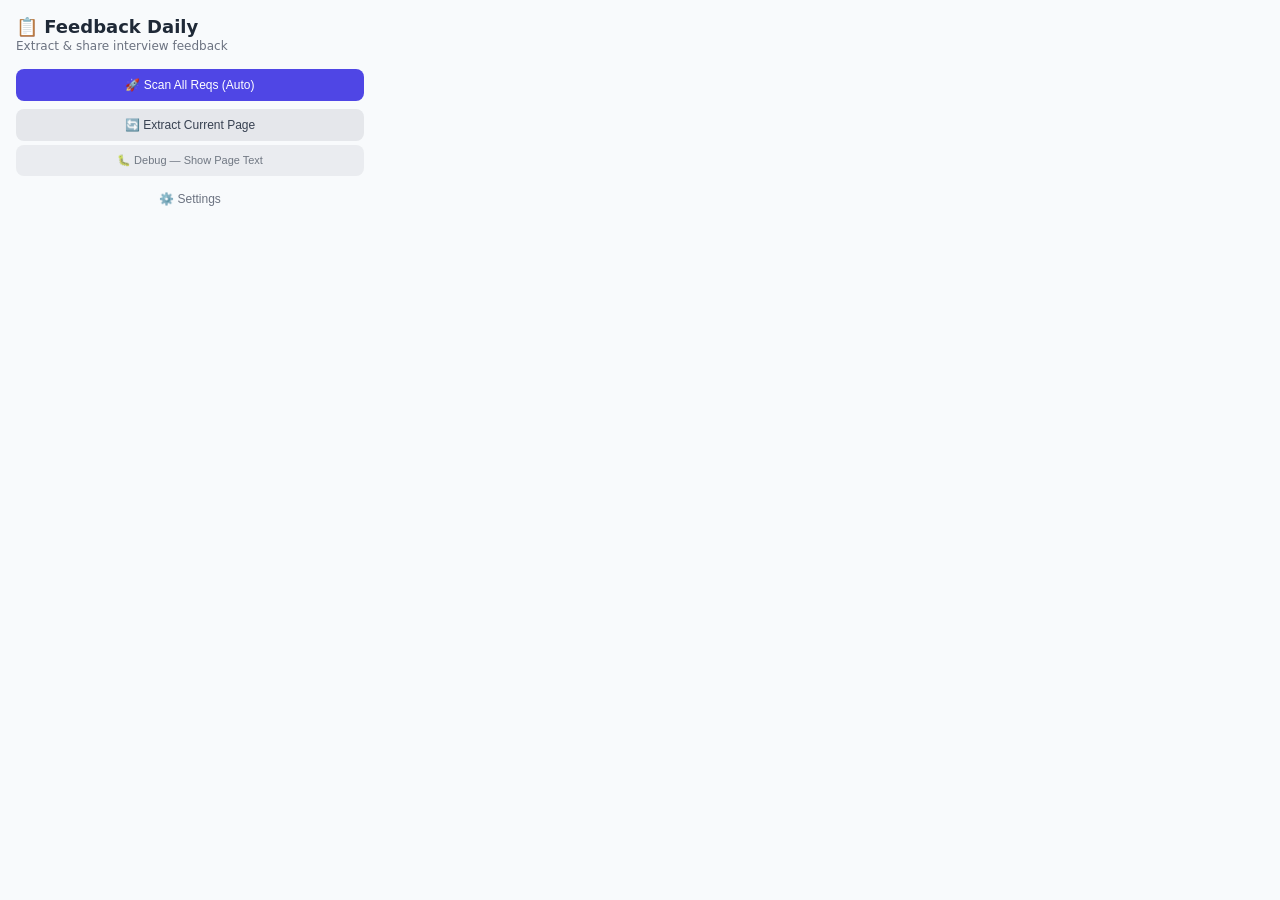
<file: projects/interview-feedback-daily/extension/popup.html>
<!DOCTYPE html>
<html>
<head>
  <meta charset="utf-8">
  <title>Interview Feedback Daily</title>
  <link rel="stylesheet" href="popup.css">
</head>
<body>
  <header>
    <h1>📋 Feedback Daily</h1>
    <p class="subtitle">Extract & share interview feedback</p>
  </header>

  <section class="actions">
    <button id="scanAllBtn" class="btn btn-primary">🚀 Scan All Reqs (Auto)</button>
    <button id="extractBtn" class="btn btn-secondary">🔄 Extract Current Page</button>
    <button id="debugBtn" class="btn btn-secondary" style="margin-top:4px;font-size:11px;opacity:0.7">🐛 Debug — Show Page Text</button>
  </section>

  <section id="summarySection" class="hidden">
    <div class="summary-header">
      <h2 id="reqTitle">—</h2>
      <span id="countBadge" class="badge">0 feedback</span>
    </div>

    <div id="candidateList" class="candidate-list"></div>

    <div class="share-actions">
      <button id="copyBtn" class="btn btn-copy">📋 Copy</button>
      <button id="emailBtn" class="btn btn-email">📧 Email</button>
      <button id="teamsBtn" class="btn btn-teams">💬 Teams</button>
    </div>
  </section>

  <section class="settings-toggle">
    <button id="toggleSettings" class="btn-link">⚙️ Settings</button>
  </section>

  <section id="settingsSection" class="hidden">
    <label>Teams Webhook URL (optional)</label>
    <input type="text" id="webhookUrl" placeholder="https://outlook.office.com/webhook/...">
    <label>Send summary to email</label>
    <input type="email" id="emailTo" placeholder="you@microsoft.com">
    <button id="saveSettings" class="btn btn-small">Save</button>
  </section>

  <div id="statusMsg" class="status hidden"></div>

  <script src="popup.js"></script>
</body>
</html>
</file>
<file: projects/interview-feedback-daily/extension/popup.css>
* { box-sizing: border-box; margin: 0; padding: 0; }

body {
  width: 380px;
  font-family: 'Segoe UI', system-ui, sans-serif;
  font-size: 13px;
  color: #1f2937;
  background: #f8fafc;
  padding: 16px;
}

header { margin-bottom: 16px; }
h1 { font-size: 18px; font-weight: 700; }
.subtitle { font-size: 12px; color: #6b7280; margin-top: 2px; }

h2 { font-size: 14px; font-weight: 600; }

.actions { margin-bottom: 12px; }

.btn {
  display: inline-flex;
  align-items: center;
  gap: 6px;
  padding: 9px 16px;
  border: none;
  border-radius: 8px;
  font-size: 12px;
  font-weight: 500;
  cursor: pointer;
  transition: all 0.15s;
}
.btn-primary { background: #4f46e5; color: #fff; width: 100%; justify-content: center; }
.btn-primary:hover { background: #4338ca; }
.btn-secondary { background: #e5e7eb; color: #374151; width: 100%; justify-content: center; margin-top: 8px; }
.btn-secondary:hover { background: #d1d5db; }
.btn-copy { background: #e5e7eb; color: #374151; }
.btn-copy:hover { background: #d1d5db; }
.btn-email { background: #0078d4; color: #fff; }
.btn-email:hover { background: #006abc; }
.btn-teams { background: #5b5fc7; color: #fff; }
.btn-teams:hover { background: #4b4fb7; }
.btn-small { background: #4f46e5; color: #fff; padding: 6px 12px; font-size: 11px; border: none; border-radius: 6px; cursor: pointer; }
.btn-link { background: none; border: none; color: #6b7280; cursor: pointer; font-size: 12px; padding: 4px 0; }
.btn-link:hover { color: #4f46e5; }

.share-actions {
  display: flex;
  gap: 8px;
  margin-top: 12px;
}

.summary-header {
  display: flex;
  align-items: center;
  justify-content: space-between;
  margin-bottom: 10px;
}

.badge {
  background: #dbeafe;
  color: #1e40af;
  padding: 3px 8px;
  border-radius: 12px;
  font-size: 11px;
  font-weight: 600;
}

.candidate-list {
  max-height: 260px;
  overflow-y: auto;
  margin-bottom: 4px;
}

.candidate-card {
  background: #fff;
  border: 1px solid #e5e7eb;
  border-radius: 8px;
  padding: 10px 12px;
  margin-bottom: 8px;
}
.candidate-card h3 {
  font-size: 13px;
  font-weight: 600;
  margin-bottom: 8px;
}
.clickable-card {
  cursor: pointer;
  transition: border-color 0.15s, background 0.15s;
}
.clickable-card:hover {
  border-color: #4f46e5;
  background: #f0f0ff;
}
.click-hint {
  font-size: 11px;
  color: #6b7280;
  margin-top: 6px;
}
.overview-badges {
  display: flex;
  gap: 6px;
  margin-bottom: 10px;
}
.badge-hire { background: #d1fae5; color: #065f46; }
.badge-nohire { background: #fee2e2; color: #991b1b; }
.badge-pending { background: #fef3c7; color: #92400e; }
.feedback-group {
  margin-bottom: 10px;
  padding: 8px 10px;
  background: #f8fafc;
  border-radius: 6px;
  border-left: 3px solid #e2e8f0;
}
.feedback-group:last-child { margin-bottom: 0; }
.group-title {
  font-size: 11px;
  font-weight: 700;
  color: #4b5563;
  text-transform: uppercase;
  margin-bottom: 6px;
}
.candidate-card .meta {
  font-size: 11px;
  color: #6b7280;
  margin-bottom: 6px;
}
.feedback-row {
  display: flex;
  align-items: center;
  gap: 6px;
  font-size: 12px;
  padding: 3px 0;
}
.feedback-row .icon { font-size: 14px; }
.feedback-row .name { font-weight: 500; }
.feedback-row .form-type { color: #6b7280; font-size: 11px; }
.feedback-row .date { color: #9ca3af; font-size: 11px; margin-left: auto; }

.settings-toggle { margin-top: 12px; text-align: center; }

#settingsSection {
  margin-top: 12px;
  background: #fff;
  border: 1px solid #e5e7eb;
  border-radius: 8px;
  padding: 12px;
}
#settingsSection label {
  display: block;
  font-size: 11px;
  font-weight: 600;
  color: #6b7280;
  margin-bottom: 4px;
  margin-top: 8px;
  text-transform: uppercase;
}
#settingsSection label:first-child { margin-top: 0; }
#settingsSection input {
  width: 100%;
  padding: 7px 10px;
  border: 1px solid #d1d5db;
  border-radius: 6px;
  font-size: 12px;
}

.status {
  margin-top: 10px;
  padding: 8px 12px;
  border-radius: 6px;
  font-size: 12px;
  text-align: center;
}
.status.success { background: #d1fae5; color: #065f46; }
.status.error { background: #fee2e2; color: #991b1b; }
.status.info { background: #dbeafe; color: #1e40af; }

.hidden { display: none; }
</file>
